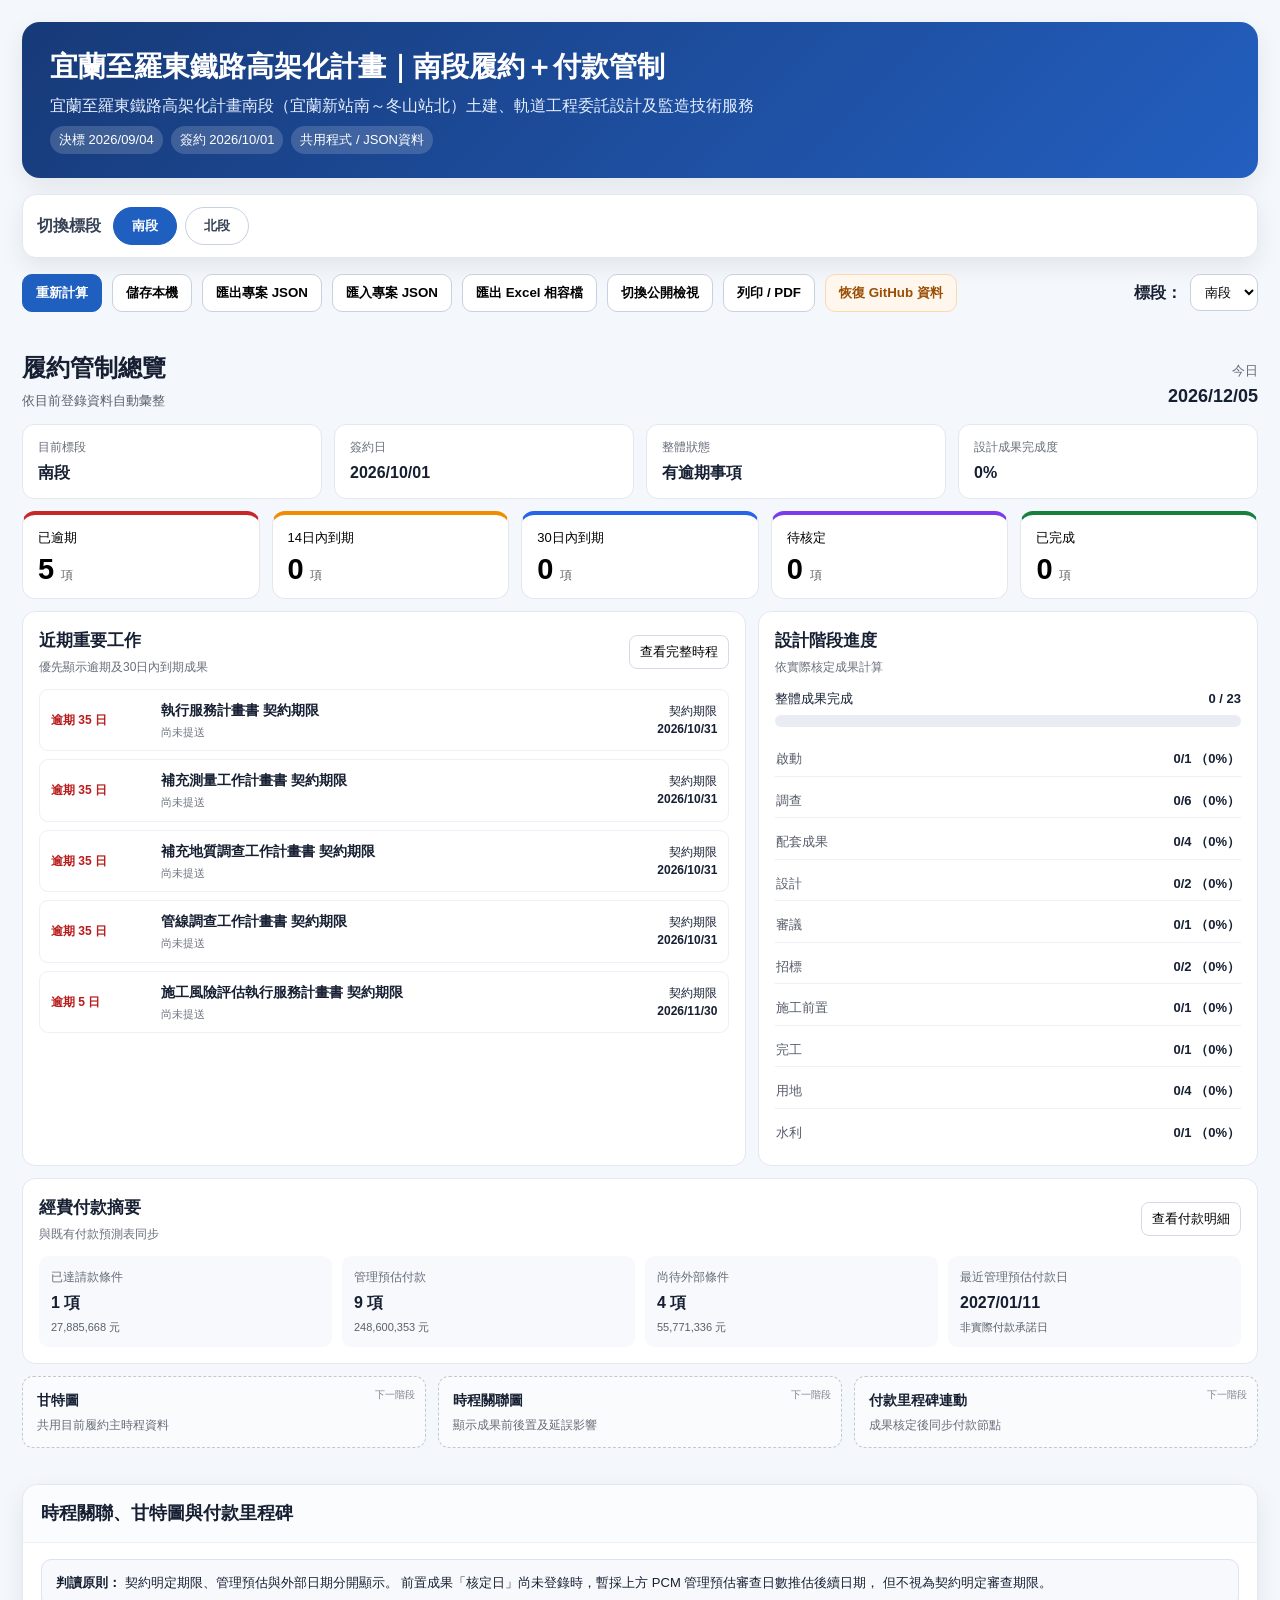
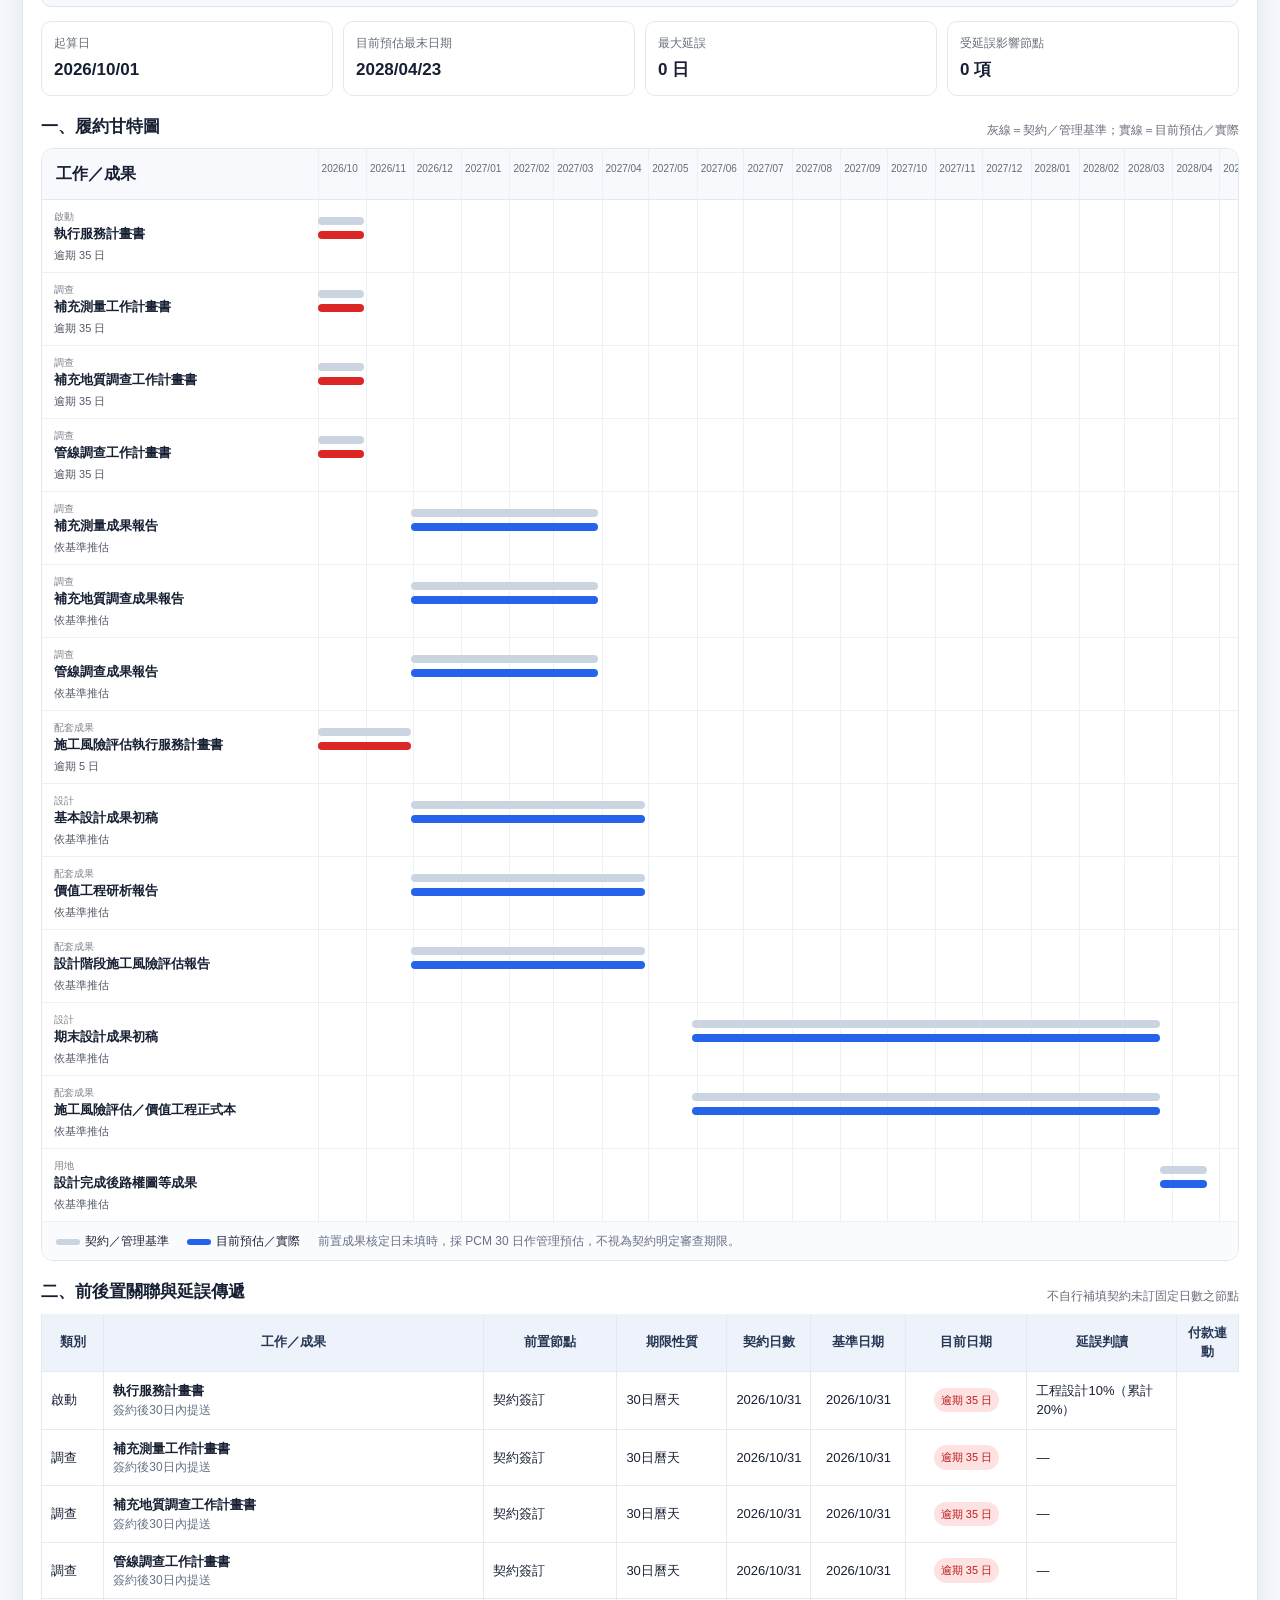
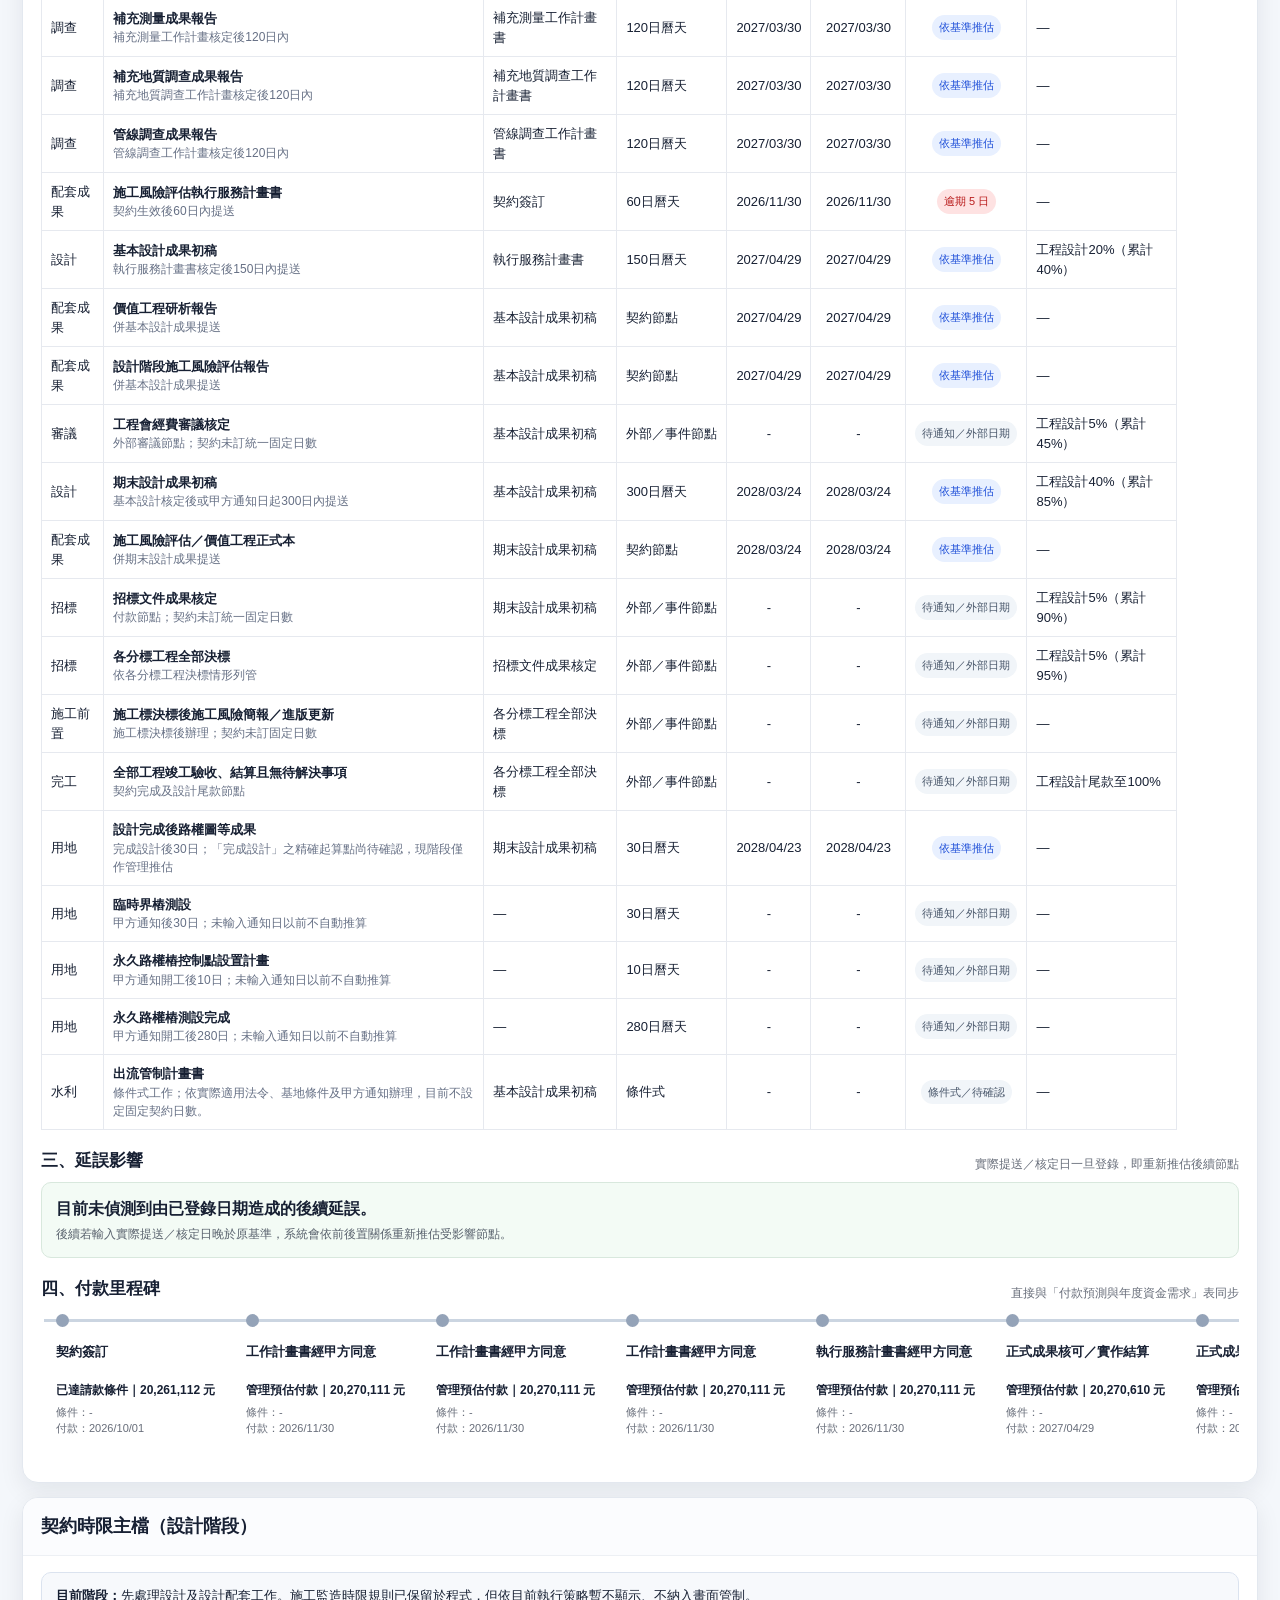
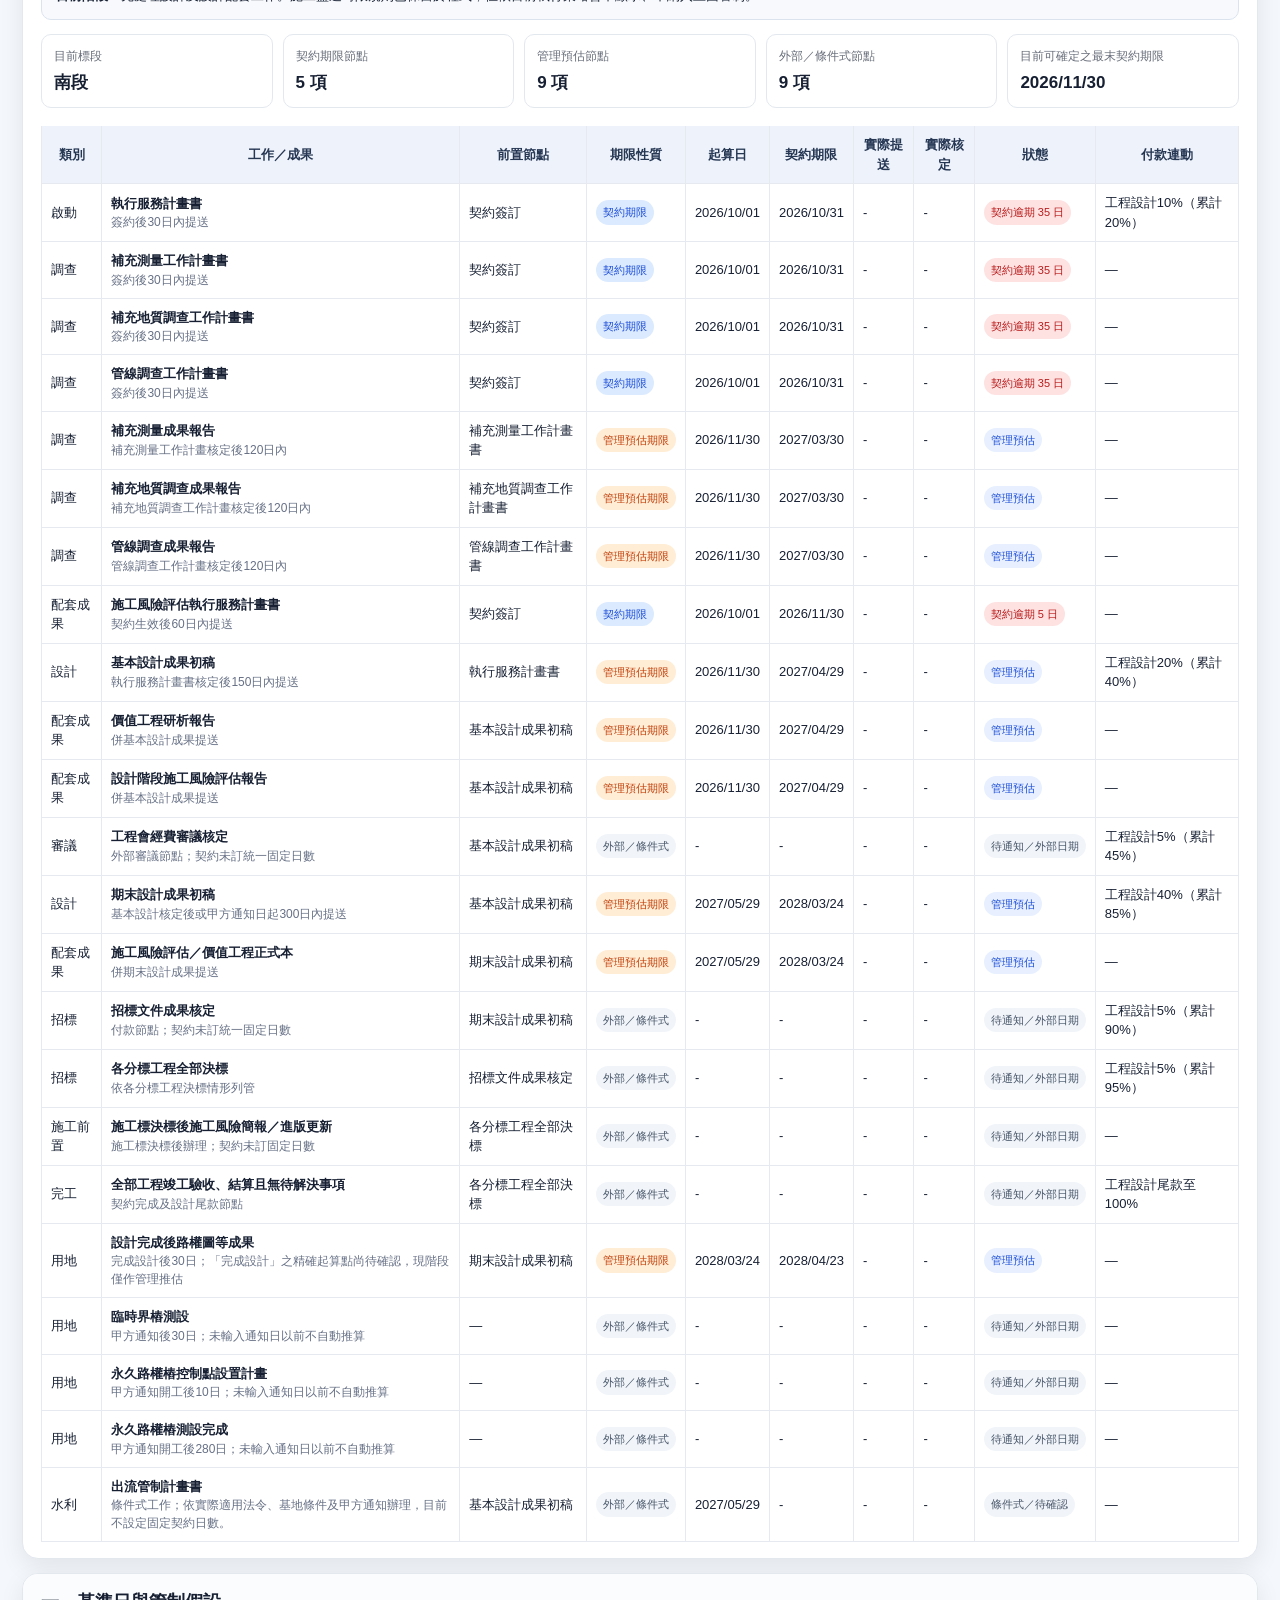
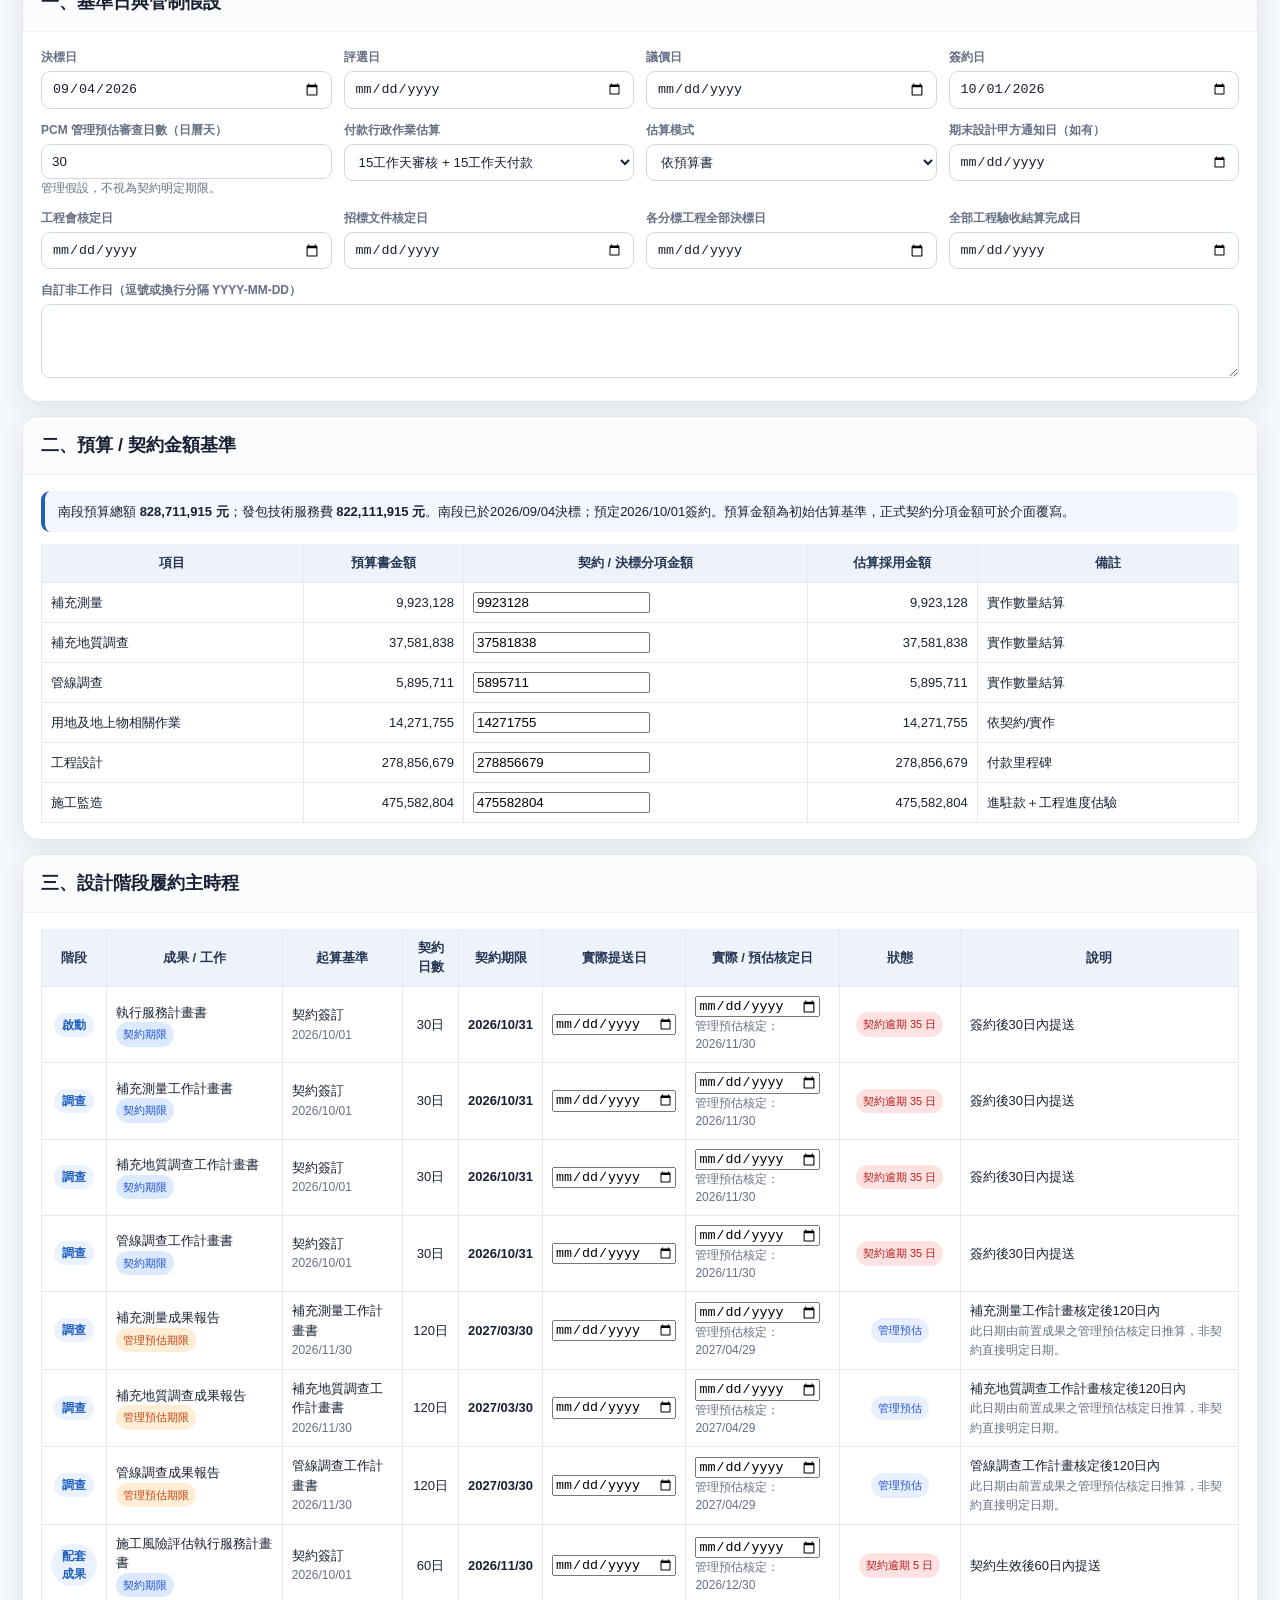
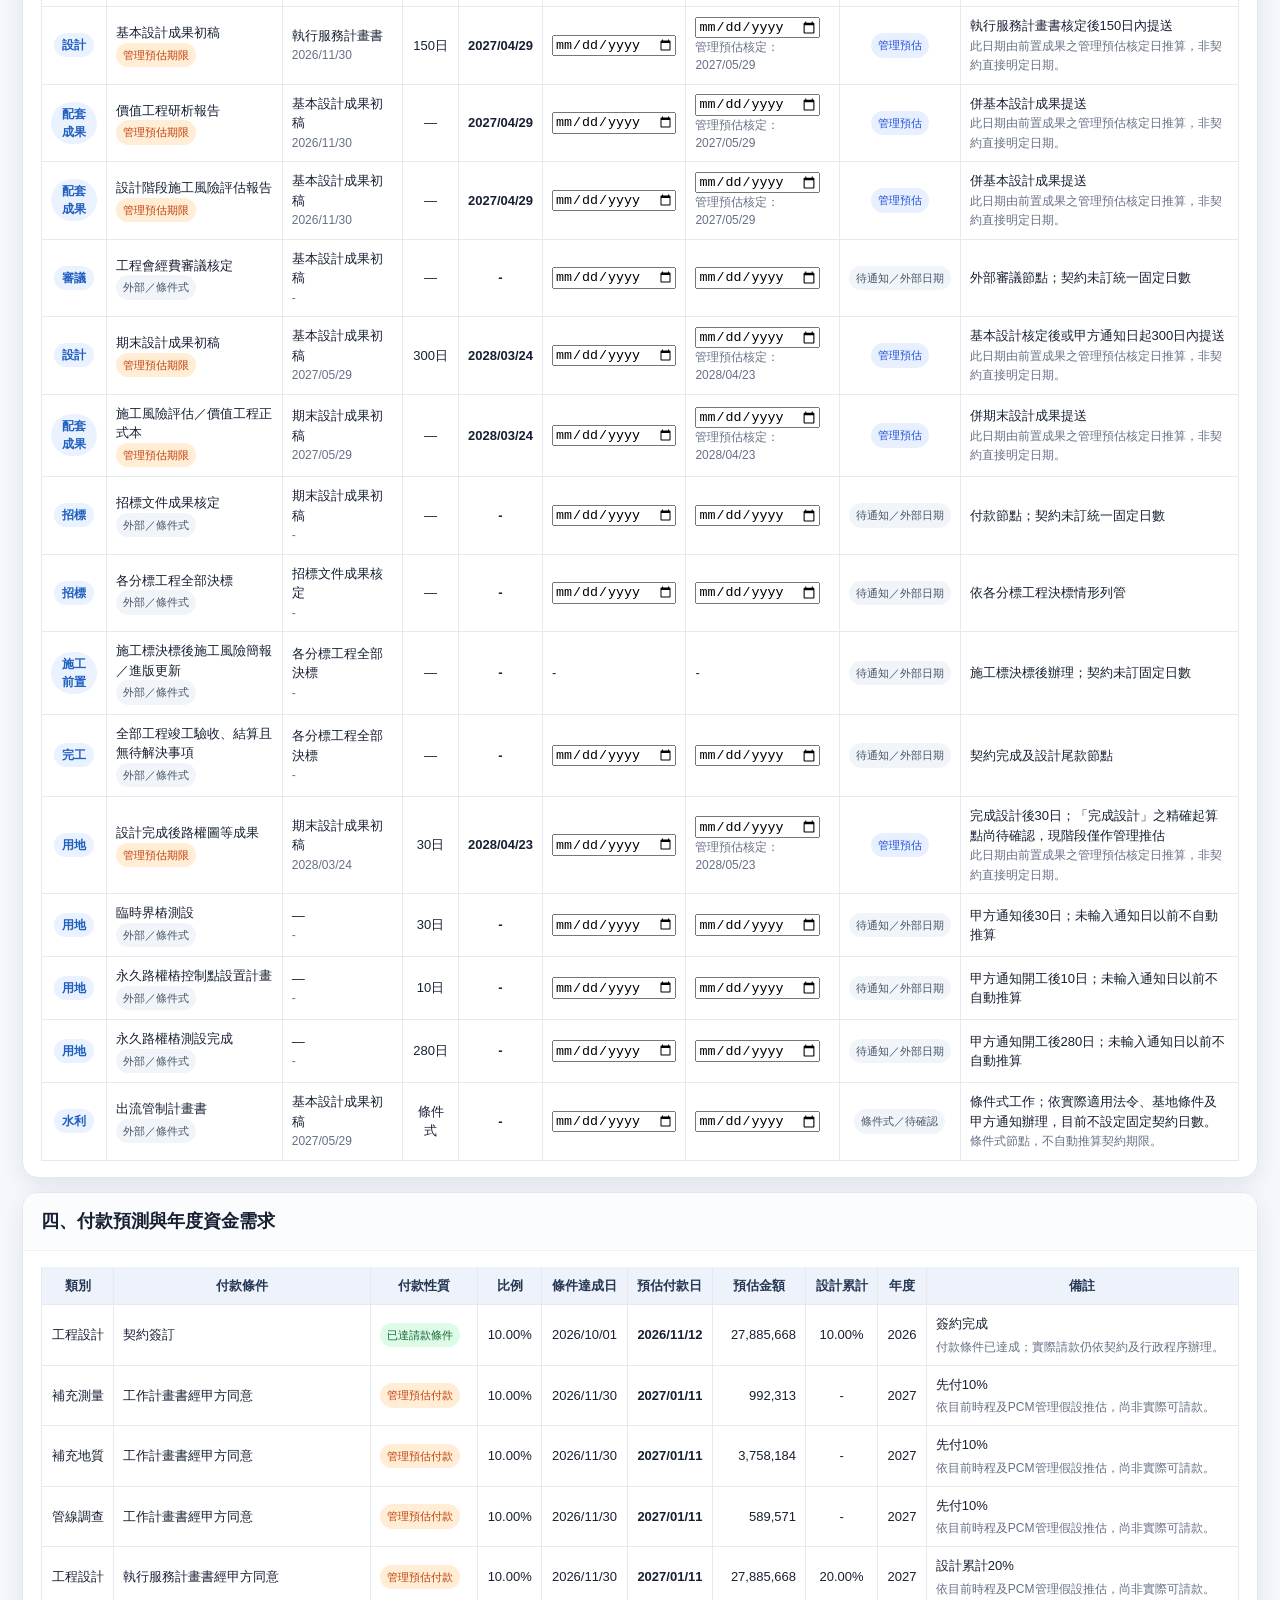
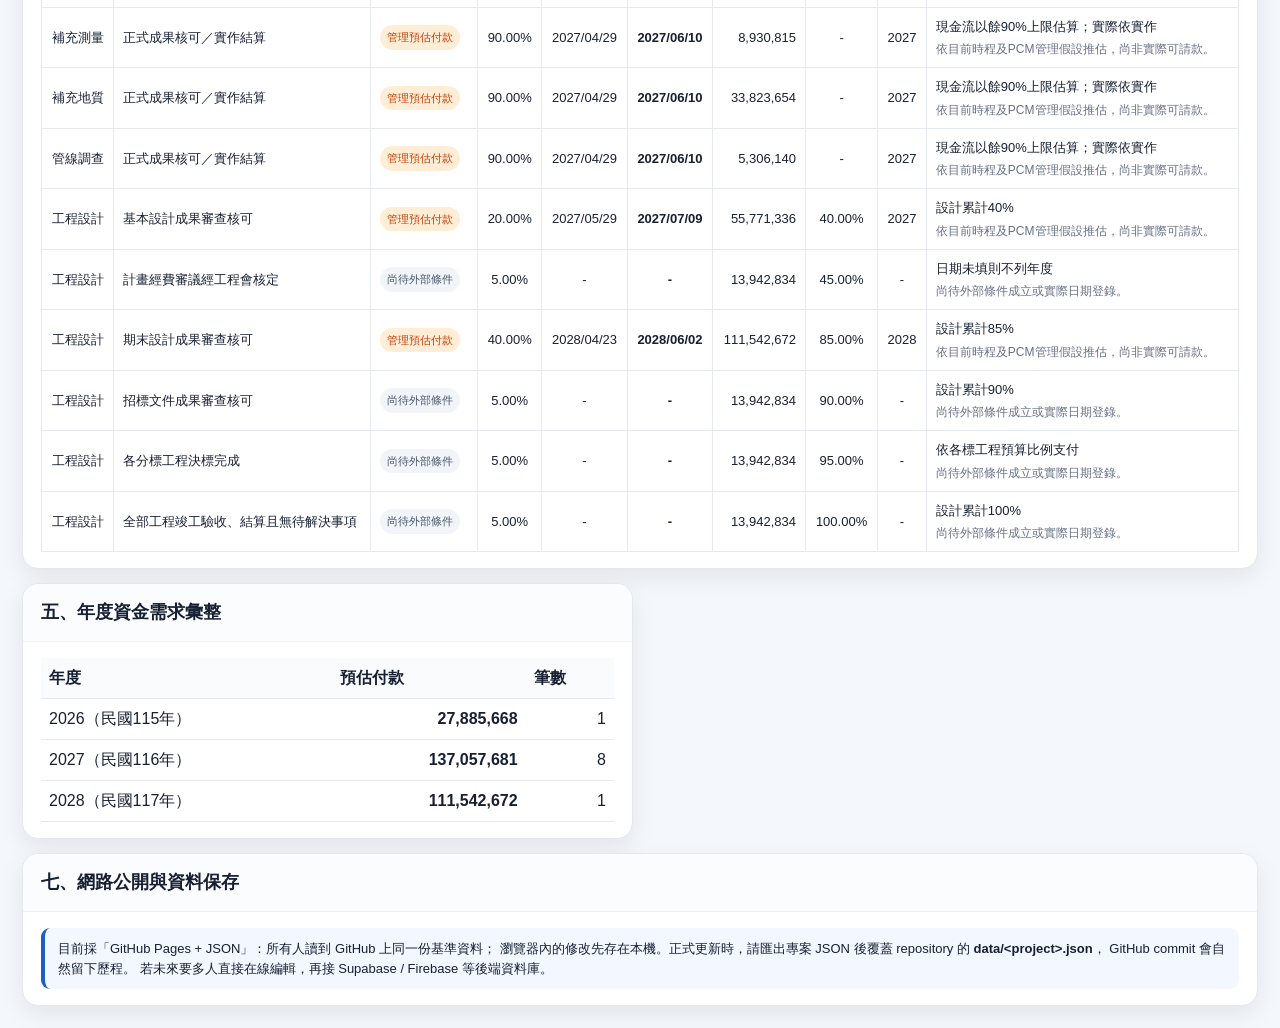
<file: index.html>
<!doctype html>
<html lang="zh-Hant">
<head>
  <meta charset="utf-8">
  <meta name="viewport" content="width=device-width,initial-scale=1">
  <title>宜蘭高架｜履約期程與付款管制</title>
  <link rel="stylesheet" href="style.css">
  <link rel="stylesheet" href="timeline.css">
</head>

<body>
<div class="wrap">

  <!-- 主標題：全頁只能有一組 -->
  <section class="hero">
    <h1 id="heroTitle">宜蘭至羅東鐵路高架化計畫｜履約期程＋付款管制</h1>
    <p id="heroSub"></p>
    <div id="badges"></div>
  </section>

  <!-- 南北段切換：全頁只能有一組 -->
  <div class="segment-wrap">
    <div class="segment-label">切換標段</div>
    <div id="segmentButtons" class="segment-buttons"></div>
  </div>

  <!-- 工具列：全頁只能有一組 -->
  <div class="toolbar">
    <button class="btn primary edit-only" onclick="recalc()">重新計算</button>
    <button class="btn edit-only" onclick="saveLocal()">儲存本機</button>
    <button class="btn edit-only" onclick="exportProjectJSON()">匯出專案 JSON</button>
    <button class="btn edit-only" onclick="importProjectJSON()">匯入專案 JSON</button>
    <button class="btn" onclick="exportExcel()">匯出 Excel 相容檔</button>
    <button class="btn" onclick="toggleViewMode()">切換公開檢視</button>
    <button class="btn" onclick="window.print()">列印 / PDF</button>
    <button class="btn warn edit-only" onclick="resetLocal()">恢復 GitHub 資料</button>

    <div class="project-switch">
      <b>標段：</b>
      <select id="projectSelect" onchange="switchProject(this.value)"></select>
    </div>
  </div>

  <div class="grid">

    <!-- =====================================================
         履約管制總覽
         注意：這裡與「一、基準日」是同一層
         ===================================================== -->
    <section class="overview" id="overview">

      <div class="overview-head">
        <div>
          <h2>履約管制總覽</h2>
          <div class="overview-sub" id="overviewSub">
            依目前登錄資料自動彙整
          </div>
        </div>

        <div class="overview-date">
          <span>今日</span>
          <b id="overviewToday">-</b>
        </div>
      </div>

      <div class="overview-project">

        <div class="overview-project-item">
          <span>目前標段</span>
          <b id="ovProject">-</b>
        </div>

        <div class="overview-project-item">
          <span>簽約日</span>
          <b id="ovSignDate">-</b>
        </div>

        <div class="overview-project-item">
          <span>整體狀態</span>
          <b id="ovOverallStatus">-</b>
        </div>

        <div class="overview-project-item">
          <span>設計成果完成度</span>
          <b id="ovProgress">0%</b>
        </div>

      </div>

      <div class="overview-kpis">

        <button class="kpi kpi-danger"
                type="button"
                onclick="scrollToSchedule()">
          <span class="kpi-label">已逾期</span>
          <strong id="ovOverdue">0</strong>
          <small>項</small>
        </button>

        <button class="kpi kpi-warning"
                type="button"
                onclick="scrollToSchedule()">
          <span class="kpi-label">14日內到期</span>
          <strong id="ovDue14">0</strong>
          <small>項</small>
        </button>

        <button class="kpi kpi-info"
                type="button"
                onclick="scrollToSchedule()">
          <span class="kpi-label">30日內到期</span>
          <strong id="ovDue30">0</strong>
          <small>項</small>
        </button>

        <button class="kpi kpi-pending"
                type="button"
                onclick="scrollToSchedule()">
          <span class="kpi-label">待核定</span>
          <strong id="ovPendingApproval">0</strong>
          <small>項</small>
        </button>

        <button class="kpi kpi-success"
                type="button"
                onclick="scrollToSchedule()">
          <span class="kpi-label">已完成</span>
          <strong id="ovCompleted">0</strong>
          <small>項</small>
        </button>

      </div>

      <div class="overview-columns">

        <div class="overview-panel overview-work">

          <div class="overview-panel-title">
            <div>
              <h3>近期重要工作</h3>
              <span>優先顯示逾期及30日內到期成果</span>
            </div>

            <button class="mini-btn"
                    type="button"
                    onclick="scrollToSchedule()">
              查看完整時程
            </button>
          </div>

          <div id="ovImportantWorks"
               class="overview-work-list"></div>

        </div>

        <div class="overview-panel">

          <div class="overview-panel-title">
            <div>
              <h3>設計階段進度</h3>
              <span>依實際核定成果計算</span>
            </div>
          </div>

          <div class="progress-row">

            <div class="progress-text">
              <span>整體成果完成</span>
              <b id="ovProgressText">0 / 0</b>
            </div>

            <div class="progress-track">
              <div class="progress-bar"
                   id="ovProgressBar"
                   style="width:0%"></div>
            </div>

          </div>

          <div id="ovStageList"
               class="stage-summary"></div>

        </div>

      </div>

      <div class="overview-panel overview-payment">

        <div class="overview-panel-title">
          <div>
            <h3>經費付款摘要</h3>
            <span>與既有付款預測表同步</span>
          </div>

          <button class="mini-btn"
                  type="button"
                  onclick="scrollToPayment()">
            查看付款明細
          </button>
        </div>

        <div class="payment-kpis">

          <div class="payment-kpi">
            <span>已達付款條件</span>
            <b id="ovPayReadyCount">0 項</b>
          </div>

          <div class="payment-kpi">
            <span>預估可請款</span>
            <b id="ovPayReadyAmount">0 元</b>
          </div>

          <div class="payment-kpi">
            <span>尚待付款條件</span>
            <b id="ovPayPendingAmount">0 元</b>
          </div>

          <div class="payment-kpi">
            <span>最近預估付款日</span>
            <b id="ovNextPayDate">-</b>
          </div>

        </div>

      </div>

      <div class="future-modules">

        <div class="future-module">
          <b>甘特圖</b>
          <span>共用目前履約主時程資料</span>
          <em>下一階段</em>
        </div>

        <div class="future-module">
          <b>時程關聯圖</b>
          <span>顯示成果前後置及延誤影響</span>
          <em>下一階段</em>
        </div>

        <div class="future-module">
          <b>付款里程碑連動</b>
          <span>成果核定後同步付款節點</span>
          <em>下一階段</em>
        </div>

      </div>

    </section>
<!-- 第二階段：時程關聯／甘特圖／延誤／付款 -->
<section class="card schedule-control" id="scheduleControl">
  <div class="hd"><h2>時程關聯、甘特圖與付款里程碑</h2></div>
  <div class="bd">

    <div class="timeline-note">
      <b>判讀原則：</b>
      契約明定期限、管理預估與外部日期分開顯示。
      前置成果「核定日」尚未登錄時，暫採上方 PCM 管理預估審查日數推估後續日期，
      但不視為契約明定審查期限。
    </div>

    <div class="timeline-kpis">
      <div><span>起算日</span><b id="tlStartDate">-</b></div>
      <div><span>目前預估最末日期</span><b id="tlForecastFinish">-</b></div>
      <div><span>最大延誤</span><b id="tlDelayDays">0 日</b></div>
      <div><span>受延誤影響節點</span><b id="tlAffectedCount">0 項</b></div>
    </div>

    <div class="timeline-block">
      <div class="timeline-title"><h3>一、履約甘特圖</h3><span>灰線＝契約／管理基準；實線＝目前預估／實際</span></div>
      <div id="ganttChart" class="gantt-chart"></div>
    </div>

    <div class="timeline-block">
      <div class="timeline-title"><h3>二、前後置關聯與延誤傳遞</h3><span>不自行補填契約未訂固定日數之節點</span></div>
      <div class="scroll">
        <table class="tbl dependency-table" id="dependencyTable">
          <thead><tr><th>類別</th><th>工作／成果</th><th>前置節點</th><th>期限性質</th><th>基準日期</th><th>目前日期</th><th>延誤判讀</th><th>付款連動</th></tr></thead>
          <tbody></tbody>
        </table>
      </div>
    </div>

    <div class="timeline-block">
      <div class="timeline-title"><h3>三、延誤影響</h3><span>實際提送／核定日一旦登錄，即重新推估後續節點</span></div>
      <div id="delayImpactBox" class="delay-impact"></div>
    </div>

    <div class="timeline-block">
      <div class="timeline-title"><h3>四、付款里程碑</h3><span>直接與「付款預測與年度資金需求」表同步</span></div>
      <div id="paymentMilestoneStrip" class="payment-strip"></div>
    </div>

    <details class="supervision-details">
      <summary>五、施工監造審查時限基準（先折疊顯示）</summary>
      <div class="timeline-note">
        本階段先列契約明定之常用審查時限；下一版再增設「施工廠商提送日／監造收件日／審查完成日」輸入欄，
        由系統依收件日自動計算5日或10日審查期限。
      </div>
      <div class="scroll">
        <table class="tbl" id="supervisionRuleTable">
          <thead><tr><th>事項</th><th>施工廠商期限</th><th>監造審查期限</th><th>說明</th></tr></thead>
          <tbody></tbody>
        </table>
      </div>
    </details>

  </div>
</section>
<!-- 第3階段：契約時限主檔 -->
<section class="card schedule-control" id="contractRuleControl">
  <div class="hd"><h2>契約時限主檔（設計階段）</h2></div>
  <div class="bd">
    <div class="timeline-note"><b>目前階段：</b>先處理設計及設計配套工作。施工監造時限規則已保留於程式，但依目前執行策略暫不顯示、不納入畫面管制。</div>
    <div class="timeline-kpis">
      <div><span>目前標段</span><b id="r3ProjectName">-</b></div>
      <div><span>契約期限節點</span><b id="r3RuleCount">0 項</b></div>
      <div><span>外部／事件節點</span><b id="r3ExternalCount">0 項</b></div>
      <div><span>目前最末契約期限</span><b id="r3LastDue">-</b></div>
    </div>
    <div class="scroll">
      <table class="tbl dependency-table" id="contractRuleTable">
        <thead><tr><th>類別</th><th>工作／成果</th><th>前置節點</th><th>期限性質</th><th>起算日</th><th>契約期限</th><th>實際提送</th><th>實際核定</th><th>狀態</th><th>付款連動</th></tr></thead>
        <tbody></tbody>
      </table>
    </div>
  </div>
</section>

    <!-- 一、基準日 -->
    <section class="card">
      <div class="hd">
        <h2>一、基準日與管制假設</h2>
      </div>

      <div class="bd">

        <div class="formgrid">

          <div class="field">
            <label>決標日</label>
            <input type="date" id="awardDate">
          </div>

          <div class="field">
            <label>評選日</label>
            <input type="date" id="evaluationDate">
          </div>

          <div class="field">
            <label>議價日</label>
            <input type="date" id="negotiationDate">
          </div>

          <div class="field">
            <label>簽約日</label>
            <input type="date" id="signDate">
          </div>

          <div class="field">
            <label>PCM 管理預估審查日數（日曆天）</label>
            <input type="number" id="pcmDays" value="30">
            <div class="hint">管理假設，不視為契約明定期限。</div>
          </div>

          <div class="field">
            <label>付款行政作業估算</label>
            <select id="payMode">
              <option value="30">15工作天審核 + 15工作天付款</option>
              <option value="15">僅估15工作天付款</option>
              <option value="0">不加行政作業日</option>
            </select>
          </div>

          <div class="field">
            <label>估算模式</label>
            <select id="forecastMode">
              <option value="budget">依預算書</option>
              <option value="contract">依契約/決標分項</option>
            </select>
          </div>

          <div class="field">
            <label>期末設計甲方通知日（如有）</label>
            <input type="date" id="noticeDate">
          </div>

          <div class="field">
            <label>工程會核定日</label>
            <input type="date" id="pccDate">
          </div>

          <div class="field">
            <label>招標文件核定日</label>
            <input type="date" id="tenderApprovalDate">
          </div>

          <div class="field">
            <label>各分標工程全部決標日</label>
            <input type="date" id="allWorksAwardDate">
          </div>

          <div class="field">
            <label>全部工程驗收結算完成日</label>
            <input type="date" id="allWorksCloseDate">
          </div>

          <div class="field" style="grid-column:span 4">
            <label>自訂非工作日（逗號或換行分隔 YYYY-MM-DD）</label>
            <textarea id="holidays"></textarea>
          </div>

        </div>

      </div>
    </section>


    <!-- 二 -->
    <section class="card">
      <div class="hd">
        <h2>二、預算 / 契約金額基準</h2>
      </div>

      <div class="bd">

        <div class="note" id="budgetNote"></div>

        <div class="scroll" style="margin-top:12px">

          <table class="tbl"
                 style="min-width:850px"
                 id="budgetTable">

            <thead>
              <tr>
                <th>項目</th>
                <th>預算書金額</th>
                <th>契約 / 決標分項金額</th>
                <th>估算採用金額</th>
                <th>備註</th>
              </tr>
            </thead>

            <tbody></tbody>

          </table>

        </div>

      </div>
    </section>


    <!-- 三 -->
    <section class="card">
      <div class="hd">
        <h2>三、設計階段履約主時程</h2>
      </div>

      <div class="bd">

        <div class="scroll">

          <table class="tbl" id="scheduleTable">

            <thead>
              <tr>
                <th>階段</th>
                <th>成果 / 工作</th>
                <th>起算基準</th>
                <th>契約日數</th>
                <th>契約期限</th>
                <th>實際提送日</th>
                <th>實際 / 預估核定日</th>
                <th>狀態</th>
                <th>說明</th>
              </tr>
            </thead>

            <tbody></tbody>

          </table>

        </div>

      </div>
    </section>


    <!-- 四 -->
    <section class="card">
      <div class="hd">
        <h2>四、付款預測與年度資金需求</h2>
      </div>

      <div class="bd">

        <div class="scroll">

          <table class="tbl" id="paymentTable">

            <thead>
              <tr>
                <th>類別</th>
                <th>付款條件</th>
                <th>比例</th>
                <th>條件達成日</th>
                <th>預估付款日</th>
                <th>預估金額</th>
                <th>設計累計</th>
                <th>年度</th>
                <th>備註</th>
              </tr>
            </thead>

            <tbody></tbody>

          </table>

        </div>

      </div>
    </section>


    <!-- 五 -->
    <section class="card half">
      <div class="hd">
        <h2>五、年度資金需求彙整</h2>
      </div>

      <div class="bd">

        <table class="summary-table" id="yearSummary">
          <thead>
            <tr>
              <th>年度</th>
              <th class="right">預估付款</th>
              <th class="right">筆數</th>
            </tr>
          </thead>

          <tbody></tbody>
        </table>

      </div>
    </section>


    <!-- 六 -->
    <section class="card half">

      <div class="hd">
        <h2>六、施工監造付款模擬</h2>
      </div>

      <div class="bd">

        <div class="formgrid"
             style="grid-template-columns:repeat(2,1fr)">

          <div class="field">
            <label>監造人員進駐 / 起始款條件日</label>
            <input type="date" id="supervisionStart">
          </div>

          <div class="field">
            <label>施工開始日</label>
            <input type="date" id="constructionStart">
          </div>

          <div class="field">
            <label>施工完成日</label>
            <input type="date" id="constructionEnd">
          </div>

          <div class="field">
            <label>驗收結算完成日</label>
            <input type="date" id="constructionClose">
          </div>

        </div>

        <div class="scroll" style="margin-top:12px">

          <table class="tbl"
                 style="min-width:800px"
                 id="supervisionTable">

            <thead>
              <tr>
                <th>期別</th>
                <th>條件 / 期間</th>
                <th>比例</th>
                <th>條件日</th>
                <th>預估付款日</th>
                <th>金額</th>
                <th>累計</th>
                <th>備註</th>
              </tr>
            </thead>

            <tbody></tbody>

          </table>

        </div>

      </div>
    </section>


    <!-- 七 -->
    <section class="card">

      <div class="hd">
        <h2>七、網路公開與資料保存</h2>
      </div>

      <div class="bd">

        <div class="note">
          目前採「GitHub Pages + JSON」：所有人讀到 GitHub 上同一份基準資料；
          瀏覽器內的修改先存在本機。正式更新時，請匯出專案 JSON 後覆蓋
          repository 的 <b>data/&lt;project&gt;.json</b>，
          GitHub commit 會自然留下歷程。
          若未來要多人直接在線編輯，再接 Supabase / Firebase 等後端資料庫。
        </div>

      </div>
    </section>

  </div>

</div>

<script src="app.js"></script>
<script src="rules.js"></script>
<script src="stage2.js"></script>
<script src="stage3.js"></script>
<script src="stage3-kpi-print-fix.js"></script>
<script src="stage2-tier-stable.js"></script>
<script src="payment-tier-stable.js"></script>
</body>
</html>
</file>
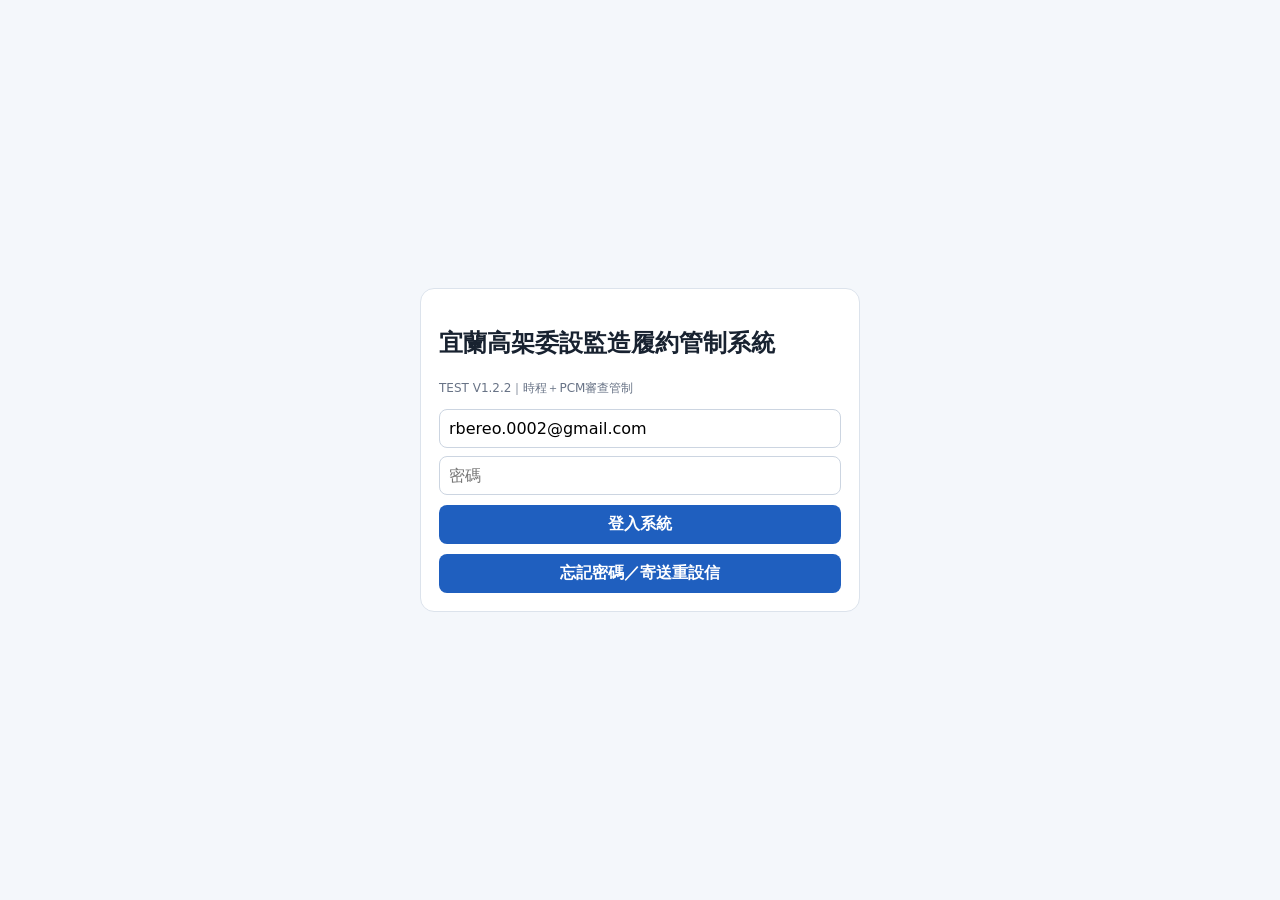
<file: test/index.html>
<!doctype html><html lang="zh-Hant"><head><meta charset="utf-8"><meta name="viewport" content="width=device-width,initial-scale=1"><title>宜蘭高架履約管制 TEST V1.2.2</title>
<style>
:root{--nav:#17365d;--blue:#1f5fbf;--bg:#f4f7fb;--line:#dce3ec;--muted:#687386;--bad:#b42318;--warn:#b54708;--ok:#17803d}*{box-sizing:border-box}body{margin:0;font-family:system-ui,"Noto Sans TC",sans-serif;background:var(--bg);color:#182230}.hide{display:none!important}.login{min-height:100vh;display:grid;place-items:center;padding:20px}.box,.card,.panel{background:#fff;border:1px solid var(--line);border-radius:14px;padding:18px}.box{width:min(440px,100%)}input,select,button{font:inherit}input,select{width:100%;padding:9px;border:1px solid #ccd5e1;border-radius:8px;background:#fff}button{padding:9px 13px;border:0;border-radius:8px;background:var(--blue);color:#fff;font-weight:700;cursor:pointer}.top{background:var(--nav);color:#fff;padding:14px 22px;display:flex;justify-content:space-between;gap:10px}.top button{background:transparent}.main{max-width:1380px;margin:auto;padding:18px}.tabs{display:flex;gap:8px;flex-wrap:wrap;margin:10px 0}.tab{background:#fff;color:#17365d;border:1px solid #ccd5e1}.tab.active{background:#17365d;color:#fff}.grid{display:grid;grid-template-columns:repeat(4,1fr);gap:12px}.projects{display:grid;grid-template-columns:1fr 1fr;gap:12px;margin-top:14px}.num{font-size:28px;font-weight:800}.muted{color:var(--muted);font-size:12px;line-height:1.5}.tag{background:#ffffff22;padding:5px 9px;border-radius:20px;font-size:12px}.panel{margin-top:14px}.err{color:var(--bad);font-size:13px}.ok{color:var(--ok);font-size:13px}.table{width:100%;border-collapse:collapse;font-size:13px}.table th,.table td{padding:8px;border-bottom:1px solid #edf0f4;text-align:left;vertical-align:middle}.table th{background:#eef3f9;position:sticky;top:0}.scroll{overflow:auto;max-height:62vh}.pill{display:inline-block;padding:3px 8px;border-radius:99px;background:#eef3f9}.pill.bad{background:#fee4e2;color:#b42318}.pill.warn{background:#fffaeb;color:#b54708}.pill.ok{background:#ecfdf3;color:#067647}.formgrid{display:grid;grid-template-columns:repeat(4,1fr);gap:10px}.formgrid label{font-size:12px;color:#475467}.wide{grid-column:span 2}.note{margin-top:12px;padding:12px;background:#fff8e8;border-radius:10px;font-size:12px}@media(max-width:900px){.grid{grid-template-columns:1fr 1fr}.projects{grid-template-columns:1fr}.formgrid{grid-template-columns:1fr 1fr}}@media(max-width:600px){.grid,.formgrid{grid-template-columns:1fr}.top{flex-direction:column}}
</style></head><body>
<div id="loginView" class="login">
  <div class="box">
    <form id="loginForm">
      <h2>宜蘭高架委設監造履約管制系統</h2>
      <div class="muted">TEST V1.2.2｜時程＋PCM審查管制</div>
      <input id="email" type="email" autocomplete="username" value="rbereo.0002@gmail.com" required style="margin-top:12px">
      <input id="pw" type="password" autocomplete="current-password" placeholder="密碼" required style="margin-top:8px">
      <button type="submit" style="width:100%;margin-top:10px">登入系統</button>
      <div id="loginErr" class="err"></div>
    </form>
    <button id="forgotBtn" type="button" class="secondary" style="width:100%;margin-top:10px">忘記密碼／寄送重設信</button>
    <div id="recoveryMsg" class="ok"></div>
  </div>
</div>

<div id="resetView" class="login hide">
  <form id="resetForm" class="box">
    <h2>設定新密碼</h2>
    <div class="muted">請輸入兩次新密碼，完成後會直接回到系統。</div>
    <input id="newPw1" type="password" minlength="10" autocomplete="new-password" placeholder="新密碼（至少10字元）" required style="margin-top:12px">
    <input id="newPw2" type="password" minlength="10" autocomplete="new-password" placeholder="再次輸入新密碼" required style="margin-top:8px">
    <button type="submit" style="width:100%;margin-top:10px">儲存新密碼</button>
    <div id="resetErr" class="err"></div>
    <div id="resetOk" class="ok"></div>
  </form>
</div>
<div id="appView" class="hide"><header class="top"><b>宜蘭至羅東鐵路高架化工程｜履約管制 TEST V1.2.2</b><div><span id="role" class="tag"></span> <span id="who"></span> <button id="out">登出</button></div></header><main class="main">
<div class="tabs"><button class="tab active" data-page="dash">主管 Dashboard</button><button class="tab" data-page="schedule">時程資料輸入</button><button class="tab" data-page="review">PCM 審查管制</button></div>
<section id="dashPage"><h2>主管 Dashboard</h2><div id="time" class="muted">讀取中…</div><div class="grid" style="margin-top:12px"><div class="card"><div class="muted">北／南段標案</div><div id="pc" class="num">-</div></div><div class="card"><div class="muted">主管里程碑</div><div id="mc" class="num">-</div></div><div class="card"><div class="muted">已完成</div><div id="cc" class="num">-</div></div><div class="card"><div class="muted">逾期／即將到期</div><div id="ac" class="num">-</div></div></div><div id="projects" class="projects"></div><section class="panel scroll"><table class="table"><thead><tr><th>標案</th><th>管制項目</th><th>期限</th><th>剩餘天數</th><th>狀態</th></tr></thead><tbody id="alerts"></tbody></table></section></section>
<section id="schedulePage" class="hide"><h2>時程資料輸入</h2><div class="muted">契約主檔日期僅 ADMIN 可修改；EDITOR 可更新里程碑實際提送、核定、完成日期。系統依觸發關係自動重算可明確推導的期限。</div><section id="projectDatePanel" class="panel"><b>契約主檔日期</b><div class="formgrid" style="margin-top:10px"><label>標案<select id="projectSelect"></select></label><label>契約簽訂日<input id="signDate" type="date"></label><label>契約生效日<input id="effectiveDate" type="date"></label><label>&nbsp;<button id="saveProjectDates" style="width:100%">儲存並重算</button></label></div><div id="projectDateMsg"></div></section><section class="panel scroll"><table class="table"><thead><tr><th>標案</th><th>里程碑</th><th>觸發依據</th><th>天數</th><th>契約期限</th><th>實際提送</th><th>核定日</th><th>完成日</th><th>動作</th></tr></thead><tbody id="milestoneEditRows"></tbody></table></section></section>
<section id="reviewPage" class="hide"><h2>PCM 審查管制</h2><div class="muted">管理規則：PCM 原則一次審查 30 日曆天；假日只警示、不自動順延。輸入 PCM 收件日後，系統自動計算管理期限。</div><section class="panel"><div class="formgrid"><label>標案<select id="reviewProject"></select></label><label class="wide">審查里程碑<select id="reviewMilestone"></select></label><label>版次／次別<input id="revisionNo" placeholder="V1 / 第1次"></label><label>廠商提送日<input id="contractorSubmitDate" type="date"></label><label>PCM 收件日<input id="pcmReceiveDate" type="date"></label><label>&nbsp;<button id="addReview" style="width:100%">新增審查紀錄</button></label></div><div id="reviewMsg"></div></section><section class="panel scroll"><table class="table"><thead><tr><th>標案</th><th>成果</th><th>版次</th><th>PCM收件</th><th>PCM管理期限</th><th>PCM完成</th><th>狀態</th></tr></thead><tbody id="reviewRows"></tbody></table></section></section>
<div class="note">TEST V1.2.2：新增契約日期輸入、里程碑日期輸入、自動期限重算、PCM 30 日審查期限及 Dashboard 預警。</div></main></div>
<script type="module">
import{createClient}from'https://esm.sh/@supabase/supabase-js@2';const s=createClient('https://gpxnervtwrancfrukdba.supabase.co','sb_publishable_2TaZAQtvOrOGqTqD7kOMkw_JtIDcbYk',{auth:{persistSession:true,autoRefreshToken:true}}),q=x=>document.getElementById(x);let role='',projects=[],milestones=[],reviews=[];const esc=v=>String(v??'').replace(/[&<>"']/g,c=>({'&':'&amp;','<':'&lt;','>':'&gt;','"':'&quot;',"'":'&#39;'}[c])),fmt=d=>d?new Date(d+'T00:00:00').toLocaleDateString('zh-TW'):'—';function pill(x){let c=x==='OVERDUE'?'bad':x==='DUE_SOON'?'warn':x==='COMPLETED'?'ok':'';return'<span class="pill '+c+'">'+({OVERDUE:'逾期',DUE_SOON:'即將到期',COMPLETED:'完成',NORMAL:'正常',NO_DATE:'待起算'}[x]||x)+'</span>'}function page(n){['dash','schedule','review'].forEach(x=>q(x+'Page').classList.toggle('hide',x!==n));document.querySelectorAll('.tab').forEach(b=>b.classList.toggle('active',b.dataset.page===n))}document.querySelectorAll('.tab').forEach(b=>b.onclick=()=>page(b.dataset.page));
function recoveryInUrl(){
  const h=location.hash||'', qs=location.search||'';
  return h.includes('type=recovery') || qs.includes('type=recovery') || h.includes('access_token=');
}
async function boot(){
  const{data:{session}}=await s.auth.getSession();
  if(session && recoveryInUrl()){
    q('loginView').classList.add('hide');
    q('appView').classList.add('hide');
    q('resetView').classList.remove('hide');
    return;
  }
  q('resetView').classList.add('hide');
  if(!session){
    q('loginView').classList.remove('hide');
    q('appView').classList.add('hide');
    return;
  }
  q('loginView').classList.add('hide');
  q('appView').classList.remove('hide');
  q('who').textContent=session.user.email||'';
  const{data:u,error}=await s.from('user_profiles').select('role,is_active').eq('user_id',session.user.id).single();
  if(error||!u||!u.is_active){
    await s.auth.signOut();
    q('loginErr').textContent='此帳號尚未取得系統權限。';
    return boot();
  }
  role=u.role;
  q('role').textContent=role;
  q('projectDatePanel').classList.toggle('hide',role!=='ADMIN');
  await loadAll();
}
async function loadAll(){const[pr,mr,rr,ar]=await Promise.all([s.from('projects').select('id,project_code,short_name,project_name,pre_tender_budget_amount,contract_sign_date,contract_effective_date').order('project_code'),s.from('milestones').select('id,project_id,milestone_code,stage,milestone_name,trigger_description,contract_days,contract_due_date,actual_submit_date,approved_date,actual_finish_date,status,progress_percent,dashboard_visible,review_required').order('milestone_code'),s.from('reviews').select('id,project_id,milestone_id,revision_no,pcm_receive_date,pcm_target_date,pcm_finish_date,review_status').order('created_at',{ascending:false}),s.from('v_control_alerts').select('*').order('due_date',{ascending:true})]);if(pr.error||mr.error||rr.error||ar.error){q('time').textContent='讀取失敗：'+(pr.error?.message||mr.error?.message||rr.error?.message||ar.error?.message);return}projects=pr.data||[];milestones=mr.data||[];reviews=rr.data||[];renderDash(ar.data||[]);renderSelectors();renderMilestones();renderReviews()}
function renderDash(a){let dm=milestones.filter(x=>x.dashboard_visible);q('pc').textContent=projects.length;q('mc').textContent=dm.length;q('cc').textContent=dm.filter(x=>x.actual_finish_date||x.status==='COMPLETED').length;q('ac').textContent=a.filter(x=>['OVERDUE','DUE_SOON'].includes(x.alert_status)).length;q('time').textContent='雲端資料讀取成功｜'+new Date().toLocaleString('zh-TW');q('projects').innerHTML=projects.map(p=>{let m=dm.filter(x=>x.project_id===p.id),d=m.filter(x=>x.actual_finish_date||x.status==='COMPLETED').length,av=m.length?Math.round(m.reduce((z,x)=>z+Number(x.progress_percent||0),0)/m.length):0;return'<div class="card"><h3>'+esc(p.short_name)+'</h3><div class="muted">'+esc(p.project_name)+'</div><p>主要里程碑：<b>'+m.length+'</b>　已完成：<b>'+d+'</b>　平均進度：<b>'+av+'%</b></p><div class="muted">招標前預算基準：'+(p.pre_tender_budget_amount?Number(p.pre_tender_budget_amount).toLocaleString('zh-TW')+' 元':'待確認')+'</div></div>'}).join('');q('alerts').innerHTML=a.map(x=>'<tr><td>'+esc(x.short_name)+'</td><td>'+esc(x.alert_type==='PCM_REVIEW'?'PCM｜'+x.item_name:x.item_name)+'</td><td>'+fmt(x.due_date)+'</td><td>'+(x.days_remaining??'—')+'</td><td>'+pill(x.alert_status)+'</td></tr>').join('')}
function renderSelectors(){let o=projects.map(p=>'<option value="'+p.id+'">'+esc(p.short_name)+'</option>').join('');q('projectSelect').innerHTML=o;q('reviewProject').innerHTML=o;fillProjectDates();fillReviewMilestones()}function fillProjectDates(){let p=projects.find(x=>x.id===q('projectSelect').value)||projects[0];if(!p)return;q('signDate').value=p.contract_sign_date||'';q('effectiveDate').value=p.contract_effective_date||''}q('projectSelect').onchange=fillProjectDates;q('reviewProject').onchange=fillReviewMilestones;function fillReviewMilestones(){let id=q('reviewProject').value||projects[0]?.id;q('reviewMilestone').innerHTML=milestones.filter(m=>m.project_id===id&&m.review_required).map(m=>'<option value="'+m.id+'">'+esc(m.stage+'｜'+m.milestone_name)+'</option>').join('')}
function renderMilestones(){let pm=Object.fromEntries(projects.map(p=>[p.id,p.short_name]));q('milestoneEditRows').innerHTML=milestones.map(m=>'<tr><td>'+esc(pm[m.project_id]||'')+'</td><td>'+esc(m.stage+'｜'+m.milestone_name)+'</td><td>'+esc(m.trigger_description||'—')+'</td><td>'+(m.contract_days??'—')+'</td><td>'+fmt(m.contract_due_date)+'</td><td><input type="date" id="sub_'+m.id+'" value="'+(m.actual_submit_date||'')+'"></td><td><input type="date" id="app_'+m.id+'" value="'+(m.approved_date||'')+'"></td><td><input type="date" id="fin_'+m.id+'" value="'+(m.actual_finish_date||'')+'"></td><td>'+(role==='VIEWER'?'唯讀':'<button onclick="window.saveM(\''+m.id+'\')">儲存</button>')+'</td></tr>').join('')}window.saveM=async id=>{if(role==='VIEWER')return;let{error}=await s.from('milestones').update({actual_submit_date:q('sub_'+id).value||null,approved_date:q('app_'+id).value||null,actual_finish_date:q('fin_'+id).value||null}).eq('id',id);if(error)return alert('儲存失敗：'+error.message);await loadAll()};
q('saveProjectDates').onclick=async()=>{let{error}=await s.from('projects').update({contract_sign_date:q('signDate').value||null,contract_effective_date:q('effectiveDate').value||null}).eq('id',q('projectSelect').value);q('projectDateMsg').className=error?'err':'ok';q('projectDateMsg').textContent=error?'儲存失敗：'+error.message:'已儲存並自動重算後續期限。';if(!error)await loadAll()};q('addReview').onclick=async()=>{if(role==='VIEWER')return;let{error}=await s.from('reviews').insert({project_id:q('reviewProject').value,milestone_id:q('reviewMilestone').value,revision_no:q('revisionNo').value||null,contractor_submit_date:q('contractorSubmitDate').value||null,pcm_receive_date:q('pcmReceiveDate').value||null,review_status:'PCM_REVIEW'});q('reviewMsg').className=error?'err':'ok';q('reviewMsg').textContent=error?'新增失敗：'+error.message:'已新增；PCM管理期限已自動計算。';if(!error)await loadAll()};function renderReviews(){let pm=Object.fromEntries(projects.map(p=>[p.id,p.short_name])),mm=Object.fromEntries(milestones.map(m=>[m.id,m.milestone_name]));q('reviewRows').innerHTML=reviews.map(r=>'<tr><td>'+esc(pm[r.project_id]||'')+'</td><td>'+esc(mm[r.milestone_id]||'')+'</td><td>'+esc(r.revision_no||'—')+'</td><td>'+fmt(r.pcm_receive_date)+'</td><td>'+fmt(r.pcm_target_date)+'</td><td>'+fmt(r.pcm_finish_date)+'</td><td>'+esc(r.review_status)+'</td></tr>').join('')}
q('forgotBtn').onclick=async()=>{
  q('loginErr').textContent='';
  q('recoveryMsg').textContent='';
  const email=q('email').value.trim();
  if(!email){q('loginErr').textContent='請先輸入 Email';return;}
  const {error}=await s.auth.resetPasswordForEmail(email,{redirectTo:SITE_URL});
  if(error){q('loginErr').textContent='無法寄送重設信：'+error.message;return;}
  q('recoveryMsg').textContent='密碼重設信已寄出，請使用最新一封信。';
};

q('resetForm').onsubmit=async e=>{
  e.preventDefault();
  q('resetErr').textContent='';q('resetOk').textContent='';
  const p1=q('newPw1').value,p2=q('newPw2').value;
  if(p1.length<10){q('resetErr').textContent='新密碼至少10字元。';return;}
  if(p1!==p2){q('resetErr').textContent='兩次輸入的密碼不一致。';return;}
  const {error}=await s.auth.updateUser({password:p1});
  if(error){q('resetErr').textContent='密碼更新失敗：'+error.message;return;}
  q('resetOk').textContent='新密碼已設定完成，正在進入系統…';
  history.replaceState({},document.title,location.pathname);
  setTimeout(()=>boot(),600);
};

s.auth.onAuthStateChange((event,session)=>{
  if(event==='PASSWORD_RECOVERY' && session){
    q('loginView').classList.add('hide');
    q('appView').classList.add('hide');
    q('resetView').classList.remove('hide');
  }
});

q('loginForm').onsubmit=async e=>{e.preventDefault();let{error}=await s.auth.signInWithPassword({email:q('email').value.trim(),password:q('pw').value});if(error)q('loginErr').textContent='登入失敗：'+error.message;else boot()};q('out').onclick=async()=>{await s.auth.signOut();q('pw').value='';boot()};boot();
</script></body></html>
</file>
<file: style.css>
:root{--bg:#f4f7fb;--card:#fff;--ink:#172033;--muted:#667085;--line:#d8dee9;--blue:#1f5fbf;--blue2:#eaf2ff;--green:#137a4b;--green2:#e8f7ef;--orange:#b65f08;--orange2:#fff2df;--red:#b42318;--red2:#feeceb;--shadow:0 8px 24px rgba(17,24,39,.08)}
*{box-sizing:border-box}body{margin:0;background:var(--bg);color:var(--ink);font-family:"Noto Sans TC","Microsoft JhengHei",Arial,sans-serif;line-height:1.5}.wrap{max-width:1500px;margin:auto;padding:22px}.hero{background:linear-gradient(135deg,#173a78,#235fc0);color:#fff;border-radius:18px;padding:24px 28px;box-shadow:var(--shadow)}.hero h1{margin:0 0 6px;font-size:28px}.hero p{margin:4px 0;color:#e6efff}.badge{display:inline-block;padding:4px 9px;border-radius:999px;background:rgba(255,255,255,.16);margin:4px 8px 0 0;font-size:13px}.toolbar{display:flex;flex-wrap:wrap;gap:10px;margin:16px 0}.btn{border:1px solid #c8d1df;background:#fff;padding:9px 13px;border-radius:10px;cursor:pointer;font-weight:700}.btn.primary{background:var(--blue);color:#fff;border-color:var(--blue)}.btn.warn{background:#fff7ed;color:#9a4f04;border-color:#fed7aa}.grid{display:grid;grid-template-columns:repeat(12,1fr);gap:14px}.card{grid-column:span 12;background:var(--card);border:1px solid #e3e8ef;border-radius:16px;box-shadow:var(--shadow);overflow:hidden}.card.half{grid-column:span 6}.hd{padding:15px 18px;border-bottom:1px solid #edf0f4;background:#fbfcfe}.hd h2{margin:0;font-size:18px}.bd{padding:16px 18px}.formgrid{display:grid;grid-template-columns:repeat(4,minmax(0,1fr));gap:12px}.field label{display:block;font-size:12px;color:var(--muted);font-weight:700;margin-bottom:5px}.field input,.field select,.field textarea{width:100%;border:1px solid #cfd7e3;border-radius:9px;padding:9px 10px;background:#fff;color:var(--ink)}.field textarea{min-height:74px;resize:vertical}.hint,.small{font-size:12px;color:var(--muted)}.scroll{overflow:auto}.tbl{width:100%;border-collapse:separate;border-spacing:0;font-size:13px;min-width:1180px}.tbl th,.tbl td{border-right:1px solid #e6e9ef;border-bottom:1px solid #e6e9ef;padding:9px;vertical-align:middle}.tbl th{position:sticky;top:0;background:#eef3fb;color:#263754;text-align:center;z-index:1}.tbl th:first-child,.tbl td:first-child{border-left:1px solid #e6e9ef}.tbl td.num{text-align:right;font-variant-numeric:tabular-nums}.tbl td.center{text-align:center}.pill{display:inline-block;border-radius:999px;padding:3px 8px;font-size:12px;font-weight:700}.p-blue{background:var(--blue2);color:var(--blue)}.p-green{background:var(--green2);color:var(--green)}.p-orange{background:var(--orange2);color:var(--orange)}.p-red{background:var(--red2);color:var(--red)}.note{border-left:4px solid var(--blue);background:#f3f7ff;padding:11px 13px;border-radius:9px;font-size:13px}.summary-table{width:100%;border-collapse:collapse}.summary-table td,.summary-table th{padding:8px;border-bottom:1px solid #e6e9ef}.summary-table th{text-align:left;background:#fafbfd}.right{text-align:right}.project-switch{display:flex;gap:8px;align-items:center;margin-left:auto}.project-switch select{padding:9px 10px;border-radius:10px;border:1px solid #c8d1df;background:#fff}.view-mode input,.view-mode select,.view-mode textarea{pointer-events:none;background:#f7f8fa;color:#475467}.view-mode .edit-only{display:none}.view-mode .contractAmt{border-color:transparent;background:transparent}@media(max-width:1000px){.card.half{grid-column:span 12}.formgrid{grid-template-columns:repeat(2,1fr)}}@media(max-width:600px){.wrap{padding:10px}.formgrid{grid-template-columns:1fr}.hero h1{font-size:22px}.project-switch{width:100%;margin-left:0}}@media print{body{background:white}.wrap{max-width:none;padding:0}.toolbar{display:none}.card,.hero{box-shadow:none;break-inside:avoid}.field input,.field select,.field textarea{border:none;padding:0}.scroll{overflow:visible}.tbl{font-size:10px;min-width:0}.tbl th{position:static}.hero{border-radius:0}}

.segment-wrap{display:flex;align-items:center;gap:12px;margin:16px 0 8px;padding:12px 14px;background:#fff;border:1px solid #e3e8ef;border-radius:14px;box-shadow:var(--shadow)}.segment-label{font-weight:800;color:#344054;white-space:nowrap}.segment-buttons{display:flex;gap:8px;flex-wrap:wrap}.segment-btn{border:1px solid #c8d1df;background:#fff;color:#344054;padding:9px 18px;border-radius:999px;cursor:pointer;font-weight:800}.segment-btn.active{background:var(--blue);border-color:var(--blue);color:#fff}.segment-btn:hover{border-color:var(--blue)}@media(max-width:600px){.segment-wrap{align-items:flex-start;flex-direction:column}.segment-buttons{width:100%}.segment-btn{flex:1}}@media print{.segment-wrap{display:none}}
/* =========================================================
   履約管制總覽 Dashboard
   ========================================================= */

.overview{
  grid-column:1 / -1;
  margin:22px 0;
}

.overview-head{
  display:flex;
  justify-content:space-between;
  align-items:flex-end;
  gap:18px;
  margin-bottom:14px;
}

.overview-head h2{
  margin:0 0 5px;
  font-size:24px;
}

.overview-sub{
  font-size:13px;
  opacity:.7;
}

.overview-date{
  text-align:right;
  font-size:13px;
}

.overview-date span{
  display:block;
  opacity:.65;
  margin-bottom:3px;
}

.overview-date b{
  font-size:18px;
}

.overview-project{
  display:grid;
  grid-template-columns:repeat(4,1fr);
  gap:12px;
  margin-bottom:12px;
}

.overview-project-item{
  background:#fff;
  border:1px solid #e3e8ef;
  border-radius:12px;
  padding:13px 15px;
}

.overview-project-item span{
  display:block;
  font-size:12px;
  opacity:.65;
  margin-bottom:5px;
}

.overview-project-item b{
  font-size:16px;
}

.overview-kpis{
  display:grid;
  grid-template-columns:repeat(5,1fr);
  gap:12px;
  margin-bottom:12px;
}

.kpi{
  appearance:none;
  width:100%;
  text-align:left;
  border:1px solid #e3e8ef;
  background:#fff;
  border-radius:13px;
  padding:14px 15px;
  cursor:pointer;
  transition:.15s ease;
}

.kpi:hover{
  transform:translateY(-2px);
  box-shadow:0 5px 16px rgba(0,0,0,.07);
}

.kpi-label{
  display:block;
  font-size:13px;
  margin-bottom:8px;
}

.kpi strong{
  font-size:29px;
  line-height:1;
  margin-right:3px;
}

.kpi small{
  font-size:12px;
  opacity:.65;
}

.kpi-danger{
  border-top:4px solid #c62828;
}

.kpi-warning{
  border-top:4px solid #ef8c00;
}

.kpi-info{
  border-top:4px solid #2563eb;
}

.kpi-pending{
  border-top:4px solid #7c3aed;
}

.kpi-success{
  border-top:4px solid #16803c;
}

.overview-columns{
  display:grid;
  grid-template-columns:1.45fr 1fr;
  gap:12px;
  margin-bottom:12px;
}

.overview-panel{
  background:#fff;
  border:1px solid #e3e8ef;
  border-radius:13px;
  padding:16px;
}

.overview-panel-title{
  display:flex;
  justify-content:space-between;
  align-items:center;
  gap:10px;
  margin-bottom:13px;
}

.overview-panel-title h3{
  margin:0 0 4px;
  font-size:17px;
}

.overview-panel-title span{
  display:block;
  font-size:12px;
  opacity:.65;
}

.mini-btn{
  border:1px solid #d4dbe5;
  background:#fff;
  border-radius:8px;
  padding:7px 10px;
  cursor:pointer;
  white-space:nowrap;
}

.mini-btn:hover{
  background:#f6f8fb;
}

.overview-work-list{
  display:flex;
  flex-direction:column;
  gap:8px;
}

.work-item{
  display:grid;
  grid-template-columns:100px 1fr 105px;
  align-items:center;
  gap:10px;
  border:1px solid #edf0f4;
  border-radius:9px;
  padding:10px 11px;
}

.work-status{
  font-size:12px;
  font-weight:700;
}

.work-name{
  min-width:0;
}

.work-name b{
  display:block;
  font-size:14px;
}

.work-name span{
  display:block;
  margin-top:3px;
  font-size:11px;
  opacity:.62;
}

.work-date{
  text-align:right;
  font-size:12px;
}

.work-danger .work-status{
  color:#b91c1c;
}

.work-warning .work-status{
  color:#b45309;
}

.work-info .work-status{
  color:#1d4ed8;
}

.work-pending .work-status{
  color:#6d28d9;
}

.work-success .work-status{
  color:#15803d;
}

.overview-empty{
  padding:20px 10px;
  text-align:center;
  opacity:.55;
  font-size:13px;
}

.progress-row{
  margin-bottom:15px;
}

.progress-text{
  display:flex;
  justify-content:space-between;
  font-size:13px;
  margin-bottom:7px;
}

.progress-track{
  height:12px;
  border-radius:20px;
  overflow:hidden;
  background:#e9edf3;
}

.progress-bar{
  height:100%;
  border-radius:20px;
  background:currentColor;
  transition:width .3s ease;
}

.stage-summary{
  display:flex;
  flex-direction:column;
  gap:7px;
}

.stage-item{
  display:flex;
  justify-content:space-between;
  gap:8px;
  border-bottom:1px solid #eef1f4;
  padding:7px 1px;
  font-size:13px;
}

.stage-item:last-child{
  border-bottom:0;
}

.stage-item span{
  opacity:.72;
}

.overview-payment{
  margin-bottom:12px;
}

.payment-kpis{
  display:grid;
  grid-template-columns:repeat(4,1fr);
  gap:10px;
}

.payment-kpi{
  background:#f7f9fc;
  border-radius:9px;
  padding:12px;
}

.payment-kpi span{
  display:block;
  font-size:12px;
  opacity:.65;
  margin-bottom:5px;
}

.payment-kpi b{
  font-size:16px;
}

.future-modules{
  display:grid;
  grid-template-columns:repeat(3,1fr);
  gap:12px;
}

.future-module{
  position:relative;
  border:1px dashed #bfc8d4;
  background:#fafbfd;
  border-radius:11px;
  padding:13px 14px;
}

.future-module b{
  display:block;
  font-size:14px;
  margin-bottom:5px;
}

.future-module span{
  display:block;
  font-size:12px;
  opacity:.65;
  padding-right:55px;
}

.future-module em{
  position:absolute;
  right:10px;
  top:10px;
  font-size:10px;
  font-style:normal;
  opacity:.55;
}

/* 手機 / 平板 */

@media(max-width:1000px){

  .overview-project{
    grid-template-columns:repeat(2,1fr);
  }

  .overview-kpis{
    grid-template-columns:repeat(3,1fr);
  }

  .overview-columns{
    grid-template-columns:1fr;
  }

  .payment-kpis{
    grid-template-columns:repeat(2,1fr);
  }

}

@media(max-width:640px){

  .overview-head{
    align-items:flex-start;
  }

  .overview-project,
  .overview-kpis,
  .payment-kpis,
  .future-modules{
    grid-template-columns:1fr 1fr;
  }

  .work-item{
    grid-template-columns:80px 1fr;
  }

  .work-date{
    grid-column:2;
    text-align:left;
  }

}

@media print{

  .future-modules{
    display:none;
  }

  .kpi{
    break-inside:avoid;
  }

}
</file>
<file: timeline.css>
/* 第二階段：時程關聯、甘特圖、延誤影響、付款里程碑 */
.schedule-control{grid-column:1/-1}
.timeline-note{padding:12px 14px;border:1px solid #dbe3ef;border-radius:10px;background:#f7f9fc;font-size:13px;line-height:1.7;margin-bottom:14px}
.timeline-kpis{display:grid;grid-template-columns:repeat(4,1fr);gap:10px;margin:12px 0 18px}
.timeline-kpis>div{border:1px solid #e3e8ef;border-radius:10px;padding:12px;background:#fff}
.timeline-kpis span{display:block;font-size:12px;opacity:.65;margin-bottom:5px}.timeline-kpis b{font-size:17px}
.timeline-block{margin-top:18px}.timeline-title{display:flex;justify-content:space-between;align-items:flex-end;gap:12px;margin-bottom:9px}
.timeline-title h3{margin:0;font-size:17px}.timeline-title span{font-size:12px;opacity:.65}
.gantt-chart{border:1px solid #e2e8f0;border-radius:12px;overflow:hidden;background:#fff}
.gantt-axis,.gantt-row{display:grid;grid-template-columns:260px 1fr}.gantt-axis{background:#f7f9fc;border-bottom:1px solid #e2e8f0;min-height:44px}
.gantt-label-head{padding:13px 14px;font-weight:700}.gantt-axis-track,.gantt-track{position:relative;min-height:50px}
.gantt-tick{position:absolute;top:0;height:100%;font-size:10px;white-space:nowrap}.gantt-tick i,.gantt-gridline{position:absolute;top:0;bottom:0;border-left:1px solid #edf1f5}
.gantt-tick b{position:absolute;top:12px;left:4px;font-weight:500;opacity:.65}.gantt-row{border-bottom:1px solid #edf1f5;min-height:58px}
.gantt-label{padding:9px 12px;display:flex;flex-direction:column;justify-content:center;min-width:0}.gantt-label small{font-size:10px;opacity:.55}.gantt-label b{font-size:13px}.gantt-label span{font-size:11px;margin-top:3px;opacity:.75}
.gantt-track{overflow:hidden}.gantt-bar{position:absolute;height:8px;border-radius:6px;min-width:5px}.gantt-bar.baseline{top:17px;background:#cbd5e1}
.gantt-bar.forecast{top:31px;background:#2563eb}.gantt-bar.forecast.tl-danger{background:#dc2626}.gantt-bar.forecast.tl-warning{background:#d97706}.gantt-bar.forecast.tl-done{background:#15803d}
.gantt-milestone{position:absolute;top:24px;width:12px;height:12px;transform:translateX(-6px) rotate(45deg);background:#64748b}.gantt-milestone.tl-danger{background:#dc2626}.gantt-milestone.tl-done{background:#15803d}
.gantt-legend{display:flex;gap:18px;align-items:center;flex-wrap:wrap;padding:10px 14px;background:#fafbfd;font-size:12px}.gantt-legend i{display:inline-block;width:24px;height:6px;border-radius:4px;margin-right:5px;vertical-align:middle}.legend-base{background:#cbd5e1}.legend-forecast{background:#2563eb}
.timeline-empty{padding:22px;text-align:center;opacity:.6}.dependency-table{min-width:1050px}
.timeline-pill{display:inline-block;padding:4px 7px;border-radius:999px;font-size:11px;white-space:nowrap}.tl-normal{background:#e8f0ff;color:#1d4ed8}.tl-warning{background:#fff3d6;color:#a35a00}.tl-danger{background:#fee2e2;color:#b91c1c}.tl-done{background:#dcfce7;color:#166534}.tl-external{background:#f1f5f9;color:#475569}
.delay-impact{display:grid;gap:8px}.delay-ok{padding:14px;border:1px solid #d8e8dd;background:#f3fbf5;border-radius:10px}.delay-ok b,.delay-ok span{display:block}.delay-ok span{font-size:12px;margin-top:4px;opacity:.7}
.delay-item{display:grid;grid-template-columns:1fr 90px 230px;align-items:center;gap:10px;border:1px solid #f0d0d0;background:#fffafa;border-radius:10px;padding:10px 12px}.delay-item div b,.delay-item div span{display:block}.delay-item div span{font-size:11px;opacity:.6}.delay-item strong{font-size:17px;color:#b91c1c}.delay-item small{text-align:right}
.payment-strip{display:flex;gap:0;overflow-x:auto;padding:8px 3px 14px}.pay-node{min-width:190px;position:relative;padding:20px 12px 10px;border-top:3px solid #cbd5e1}.pay-node:before{content:"";position:absolute;top:-3px;left:0;right:0;border-top:3px solid #cbd5e1}.pay-node .pay-dot{position:absolute;width:13px;height:13px;border-radius:50%;background:#94a3b8;top:-8px;left:12px}.pay-node.reached:before{border-color:#15803d}.pay-node.reached .pay-dot{background:#15803d}.pay-node b{display:block;font-size:13px;min-height:34px}.pay-node span{display:block;font-size:12px;margin-top:5px;font-weight:700}.pay-node small{display:block;font-size:11px;opacity:.65;margin-top:5px;line-height:1.5}
.supervision-details{margin-top:18px;border:1px solid #e2e8f0;border-radius:10px;padding:0 12px 12px}.supervision-details summary{cursor:pointer;font-weight:700;padding:12px 2px}#supervisionRuleTable{min-width:850px}
@media(max-width:900px){.timeline-kpis{grid-template-columns:1fr 1fr}.gantt-axis,.gantt-row{grid-template-columns:190px 1fr}}
@media(max-width:600px){.gantt-axis,.gantt-row{grid-template-columns:150px 650px}.gantt-chart{overflow-x:auto}.timeline-title{display:block}.timeline-title span{display:block;margin-top:4px}.delay-item{grid-template-columns:1fr 70px}.delay-item small{grid-column:1/-1;text-align:left}}
.deadline-contract{background:#dbeafe;color:#1d4ed8}
.deadline-management{background:#ffedd5;color:#c2410c}
.deadline-external{background:#f1f5f9;color:#475569}
@media print{
  *{-webkit-print-color-adjust:exact !important;print-color-adjust:exact !important}
  .gantt-bar.baseline{background:#cbd5e1 !important;opacity:1 !important}
  .gantt-bar.forecast{background:#2563eb !important;opacity:1 !important}
  .gantt-bar.forecast.tl-danger{background:#dc2626 !important}
  .gantt-bar.forecast.tl-warning{background:#d97706 !important}
  .gantt-bar.forecast.tl-done{background:#15803d !important}
  .gantt-milestone{background:#64748b !important}
  .gantt-milestone.tl-danger{background:#dc2626 !important}
  .gantt-milestone.tl-done{background:#15803d !important}
  .deadline-contract{background:#dbeafe !important;color:#1d4ed8 !important}
  .deadline-management{background:#ffedd5 !important;color:#c2410c !important}
  .deadline-external{background:#f1f5f9 !important;color:#475569 !important}
}
#contractRuleControl .timeline-kpis{grid-template-columns:repeat(5,1fr)}
@media(max-width:1100px){#contractRuleControl .timeline-kpis{grid-template-columns:repeat(3,1fr)}}
@media(max-width:700px){#contractRuleControl .timeline-kpis{grid-template-columns:1fr 1fr}}
/* =========================================================
   付款三級化
   ========================================================= */

.payment-tier-pill{
  display:inline-block;
  padding:4px 7px;
  border-radius:999px;
  font-size:11px;
  white-space:nowrap;
}

.payment-tier-ready{
  background:#dcfce7;
  color:#166534;
}

.payment-tier-forecast{
  background:#ffedd5;
  color:#c2410c;
}

.payment-tier-external{
  background:#f1f5f9;
  color:#475569;
}

#paymentTable{
  min-width:1120px;
}

#paymentTable th:nth-child(3),
#paymentTable td:nth-child(3){
  min-width:105px;
}

.payment-tier-note{
  margin-top:4px;
}

.payment-tier-summary-note{
  margin-top:10px;
  padding:9px 12px;
  border:1px solid #e2e8f0;
  border-radius:9px;
  background:#f8fafc;
  font-size:11px;
  line-height:1.6;
  color:#475569;
}

.payment-kpi small{
  display:block;
  margin-top:4px;
  font-size:11px;
  opacity:.7;
}

.payment-strip .pay-node.payment-ready{
  border-top-color:#15803d;
}

.payment-strip .pay-node.payment-forecast{
  border-top-color:#d97706;
}

.payment-strip .pay-node.payment-external{
  border-top-color:#94a3b8;
}

.payment-tier-strip-tag{
  display:block;
  margin-top:6px;
  font-style:normal;
  font-size:10px;
  opacity:.72;
}

@media print{
  .payment-tier-ready{
    background:#dcfce7 !important;
    color:#166534 !important;
  }

  .payment-tier-forecast{
    background:#ffedd5 !important;
    color:#c2410c !important;
  }

  .payment-tier-external{
    background:#f1f5f9 !important;
    color:#475569 !important;
  }
}
/* =========================================================
   Stage2 前後置表三級化／防跳穩定版
   ========================================================= */
#dependencyTable{
  min-width:1180px;
}

#dependencyTable th:nth-child(4),
#dependencyTable td:nth-child(4){
  min-width:110px;
}

#dependencyTable th:nth-child(5),
#dependencyTable td:nth-child(5){
  min-width:80px;
  text-align:center;
}

#dependencyTable th:nth-child(6),
#dependencyTable td:nth-child(6),
#dependencyTable th:nth-child(7),
#dependencyTable td:nth-child(7){
  min-width:95px;
  text-align:center;
}
</file>
